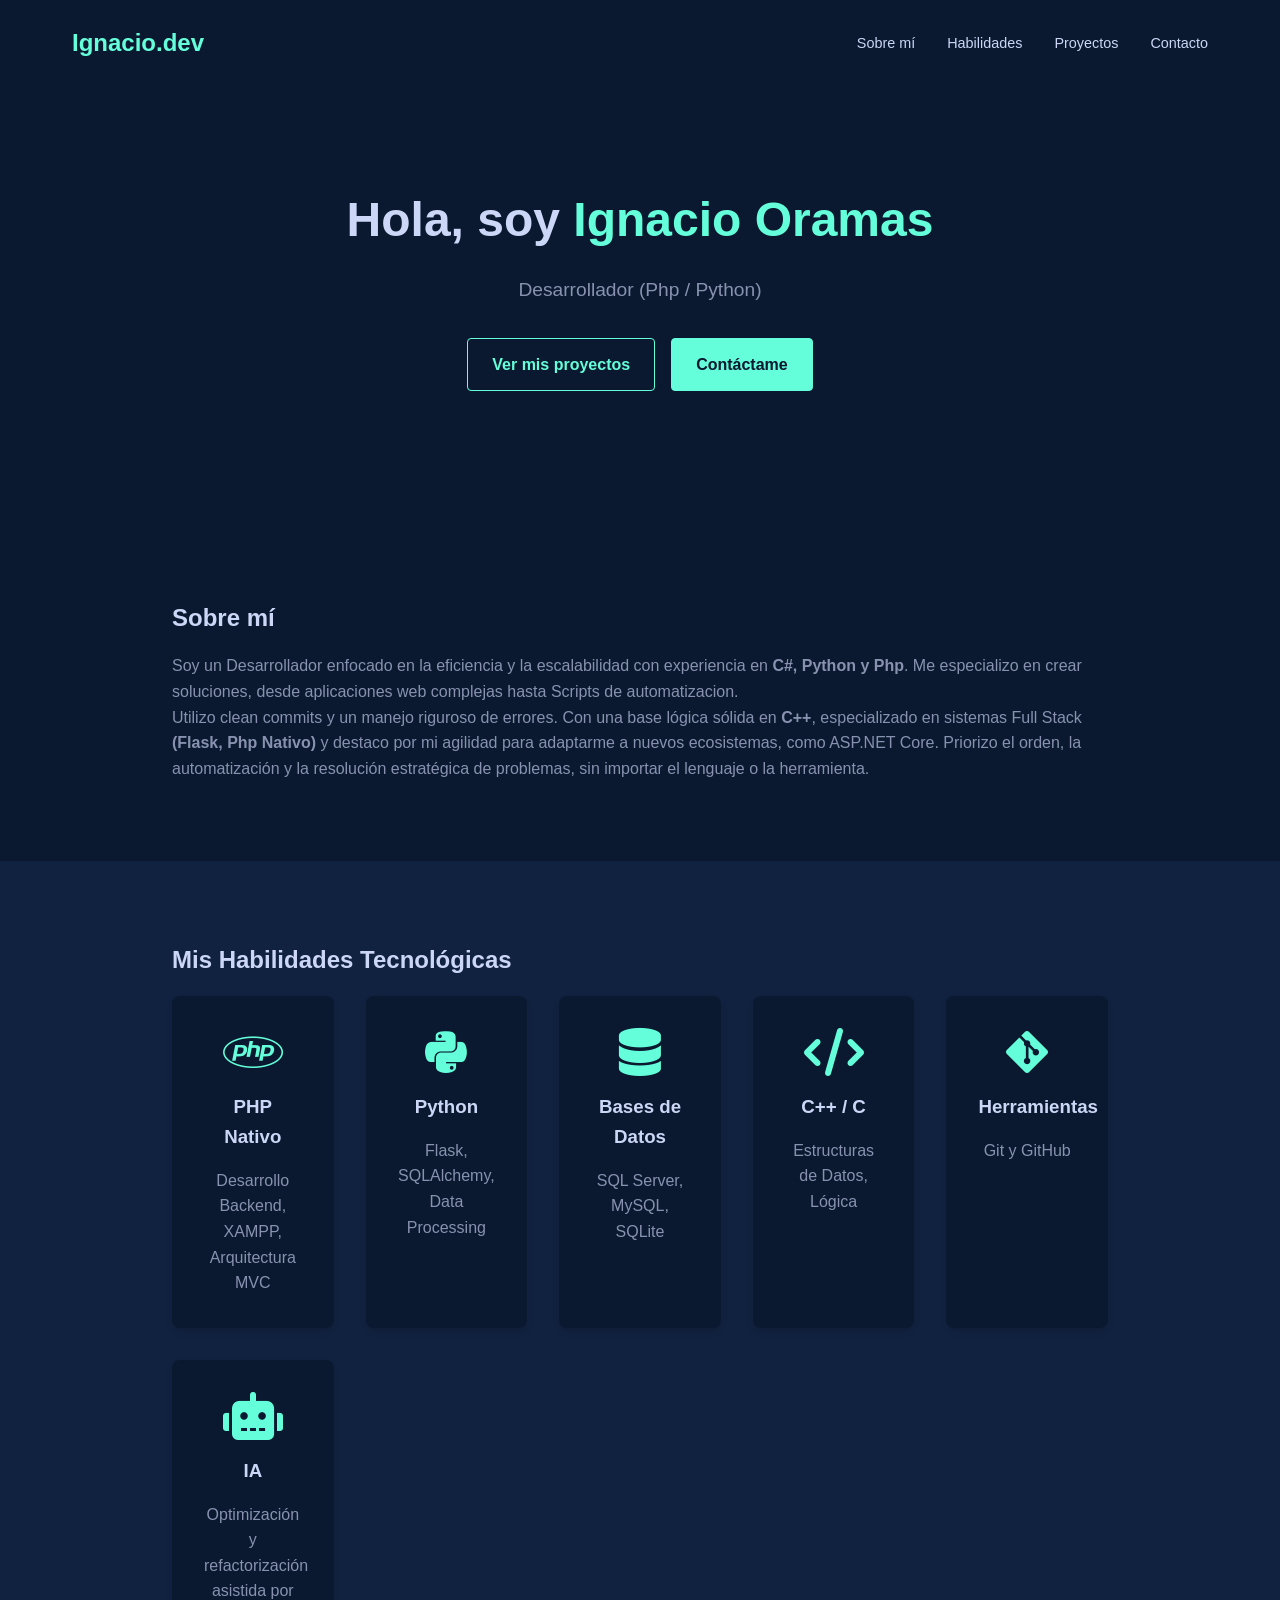
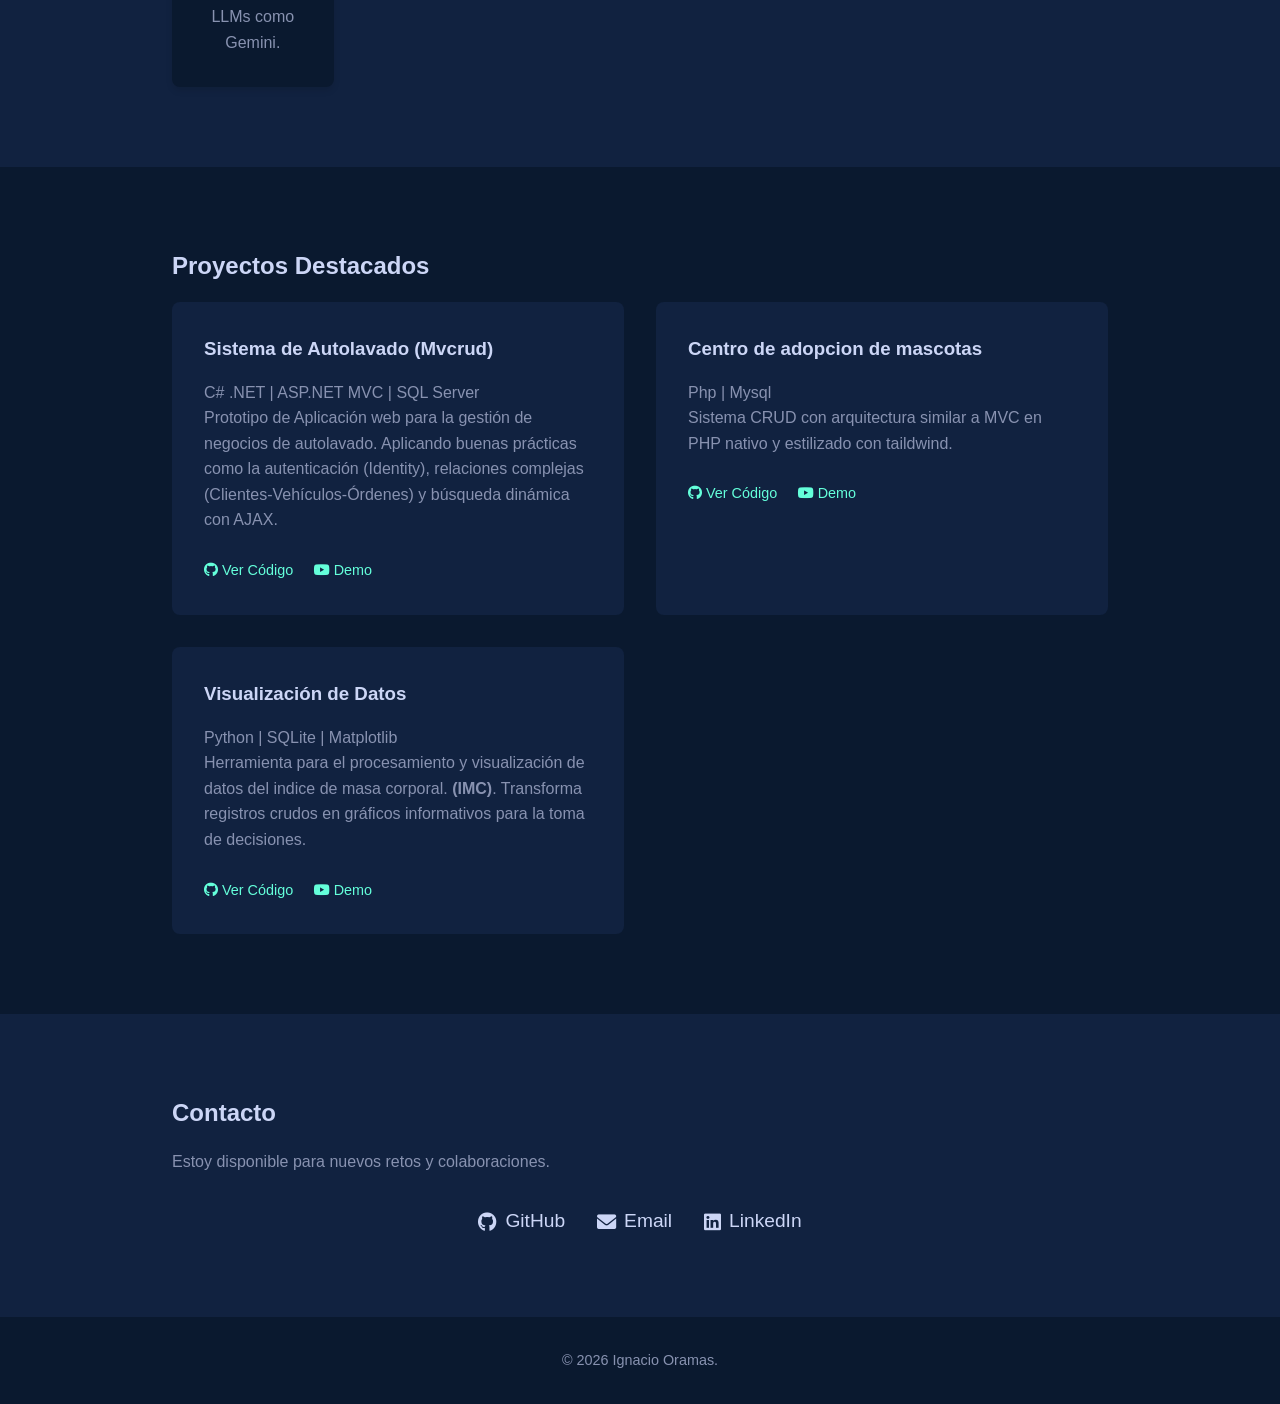
<file: index.html>
<!DOCTYPE html>
<html lang="es">

<head>
    <meta charset="UTF-8">
    <meta name="viewport" content="width=device-width, initial-scale=1.0">
    <title>Portafolio de Ignacio Oramas</title>
    <link rel="icon" type="image/png"
        href="https://github.com/Ignacio-Oramas/Ignacio-Oramas.github.io/blob/main/favicon.png?raw=true">
    <link rel="stylesheet" href="style.css">
    <link rel="stylesheet" href="https://cdnjs.cloudflare.com/ajax/libs/font-awesome/6.0.0/css/all.min.css">
</head>

<body>
    <header>
        <nav>
            <div class="logo">Ignacio.dev</div>
            <div class="menu-toggle" id="mobile-menu">
                <i class="fas fa-bars"></i>
            </div>
            <ul class="nav-links" id="nav-list">
                <li><a href="#about">Sobre mí</a></li>
                <li><a href="#skills">Habilidades</a></li>
                <li><a href="#projects">Proyectos</a></li>
                <li><a href="contactame.html">Contacto</a></li>
            </ul>
        </nav>
        <div class="hero">
            <h1>Hola, soy <span class="highlight">Ignacio Oramas</span></h1>
            <p class="subtitle">Desarrollador (Php / Python)</p>
            <div class="hero-btns">
                <a href="#projects" class="btn primary">Ver mis proyectos</a>
                <a href="contactame.html" class="btn secondary">Contáctame</a>
            </div>
        </div>
    </header>

    <section id="about" class="section">
        <div class="container">
            <h2>Sobre mí</h2>
            <div class="about-content">
                <p>
                    Soy un Desarrollador enfocado en la eficiencia y la escalabilidad con experiencia en <strong>C#,
                        Python y Php</strong>. Me especializo en crear soluciones, desde aplicaciones web complejas
                    hasta
                    Scripts de automatizacion.
                </p>
                <p>
                    Utilizo clean commits y un manejo riguroso de errores. Con una base lógica sólida en
                    <strong>C++</strong>,
                    especializado en sistemas Full Stack <strong>(Flask, Php Nativo)</strong> y destaco por mi agilidad
                    para adaptarme a nuevos ecosistemas, como ASP.NET Core. Priorizo el orden, la automatización y la
                    resolución estratégica de problemas, sin importar el lenguaje o la
                    herramienta.
                </p>
            </div>
        </div>
    </section>

    <section id="skills" class="section bg-alt">
        <div class="container">
            <h2>Mis Habilidades Tecnológicas</h2>
            <div class="skills-grid">
                <div class="skill-card">
                    <i class="fab fa-php"></i>
                    <h3>PHP Nativo</h3>
                    <p>Desarrollo Backend, XAMPP, Arquitectura MVC</p>
                </div>
                <div class="skill-card">
                    <i class="fab fa-python"></i>
                    <h3>Python</h3>
                    <p>Flask, SQLAlchemy, Data Processing</p>
                </div>
                <div class="skill-card">
                    <i class="fas fa-database"></i>
                    <h3>Bases de Datos</h3>
                    <p>SQL Server, MySQL, SQLite</p>
                </div>
                <div class="skill-card">
                    <i class="fas fa-code"></i>
                    <h3>C++ / C</h3>
                    <p>Estructuras de Datos, Lógica</p>
                </div>
                <div class="skill-card">
                    <i class="fab fa-git-alt"></i>
                    <h3>Herramientas</h3>
                    <p>Git y GitHub</p>
                </div>
                <div class="skill-card">
                    <i class="fas fa-robot"></i>
                    <h3>IA</h3>
                    <p>Optimización y refactorización asistida por LLMs como Gemini.</p>
                </div>
            </div>
        </div>
    </section>

    <section id="projects" class="section">
        <div class="container">
            <h2>Proyectos Destacados</h2>
            <div class="projects-grid">
                <!-- Proyecto 1: Autolavado -->
                <div class="project-card">
                    <div class="project-info">
                        <h3>Sistema de Autolavado (Mvcrud)</h3>
                        <p class="tech-tag">C# .NET | ASP.NET MVC | SQL Server</p>
                        <p>Prototipo de Aplicación web para la gestión de negocios de autolavado. Aplicando buenas
                            prácticas como la autenticación (Identity), relaciones complejas
                            (Clientes-Vehículos-Órdenes) y búsqueda dinámica con AJAX.</p>
                        <div class="project-links">
                            <a href="https://github.com/Ignacio-Oramas/Prototipo-Autolavado.Net10" target="_blank"
                                rel="noopener noreferrer" class="btn-link"><i class="fab fa-github"></i> Ver Código</a>
                            <a href="https://youtu.be/c7ZyuXTMEQQ" target="_blank" rel="noopener noreferrer"
                                class="btn-link"><i class="fab fa-youtube"></i> Demo</a>
                        </div>
                    </div>
                </div>

                <!-- Proyecto 2: refugio de animales -->
                <div class="project-card">
                    <div class="project-info">
                        <h3>Centro de adopcion de mascotas</h3>
                        <p class="tech-tag">Php | Mysql </p>
                        <p>Sistema CRUD con arquitectura similar a MVC en PHP nativo y estilizado con taildwind.</p>
                        <div class="project-links">
                            <a href="https://github.com/WilliamOramas/Crud-PHP-Centro-de-Adopcion" target="_blank"
                                rel="noopener noreferrer" class="btn-link"><i class="fab fa-github"></i> Ver Código</a>
                            <a href="https://youtu.be/GiI_Av-N01g" target="_blank" rel="noopener noreferrer"
                                class="btn-link"><i class="fab fa-youtube"></i> Demo</a>
                        </div>
                    </div>
                </div>

                <!-- Proyecto 3: Datos y Gráficos -->
                <div class="project-card">
                    <div class="project-info">
                        <h3>Visualización de Datos</h3>
                        <p class="tech-tag">Python | SQLite | Matplotlib</p>
                        <p>Herramienta para el procesamiento y visualización de datos del indice de masa corporal.
                            <strong>(IMC)</strong>.
                            Transforma registros crudos en gráficos informativos para la toma de decisiones.
                        </p>
                        <div class="project-links">
                            <a href="https://github.com/Ignacio-Oramas/IMC" target="_blank" rel="noopener noreferrer"
                                class="btn-link"><i class="fab fa-github"></i> Ver Código</a>
                            <a href="https://youtu.be/Lg6YlVN6fDI" target="_blank" rel="noopener noreferrer"
                                class="btn-link"><i class="fab fa-youtube"></i> Demo</a>
                        </div>
                    </div>
                </div>
            </div>
        </div>
    </section>

    <section id="contact" class="section bg-alt">
        <div class="container">
            <h2>Contacto</h2>
            <p>Estoy disponible para nuevos retos y colaboraciones.</p>
            <div class="social-links">
                <a href="https://github.com/Ignacio-Oramas" target="_blank" rel="noopener noreferrer"
                    class="social-btn"><i class="fab fa-github"></i> GitHub</a>
                <a href="contactame.html" target="_blank" rel="noopener noreferrer" class="social-btn"><i
                        class="fas fa-envelope"></i> Email</a>
                <a href="https://www.linkedin.com/in/ignacio-alfonso-oramas-flores-3366951a9" target="_blank"
                    rel="noopener noreferrer" class="social-btn"><i class="fab fa-linkedin"></i>
                    LinkedIn</a>
            </div>
        </div>
    </section>

    <footer>
        <div class="container">
            <p>&copy; 2026 Ignacio Oramas.</p>
        </div>
    </footer>

    <script>
        const menuToggle = document.getElementById('mobile-menu');
        const navList = document.getElementById('nav-list');

        menuToggle.addEventListener('click', () => {
            navList.classList.toggle('active');
        });

        // Cerrar menú al hacer clic en un enlace
        document.querySelectorAll('.nav-links a').forEach(link => {
            link.addEventListener('click', () => {
                navList.classList.remove('active');
            });
        });
    </script>
</body>

</html>
</file>
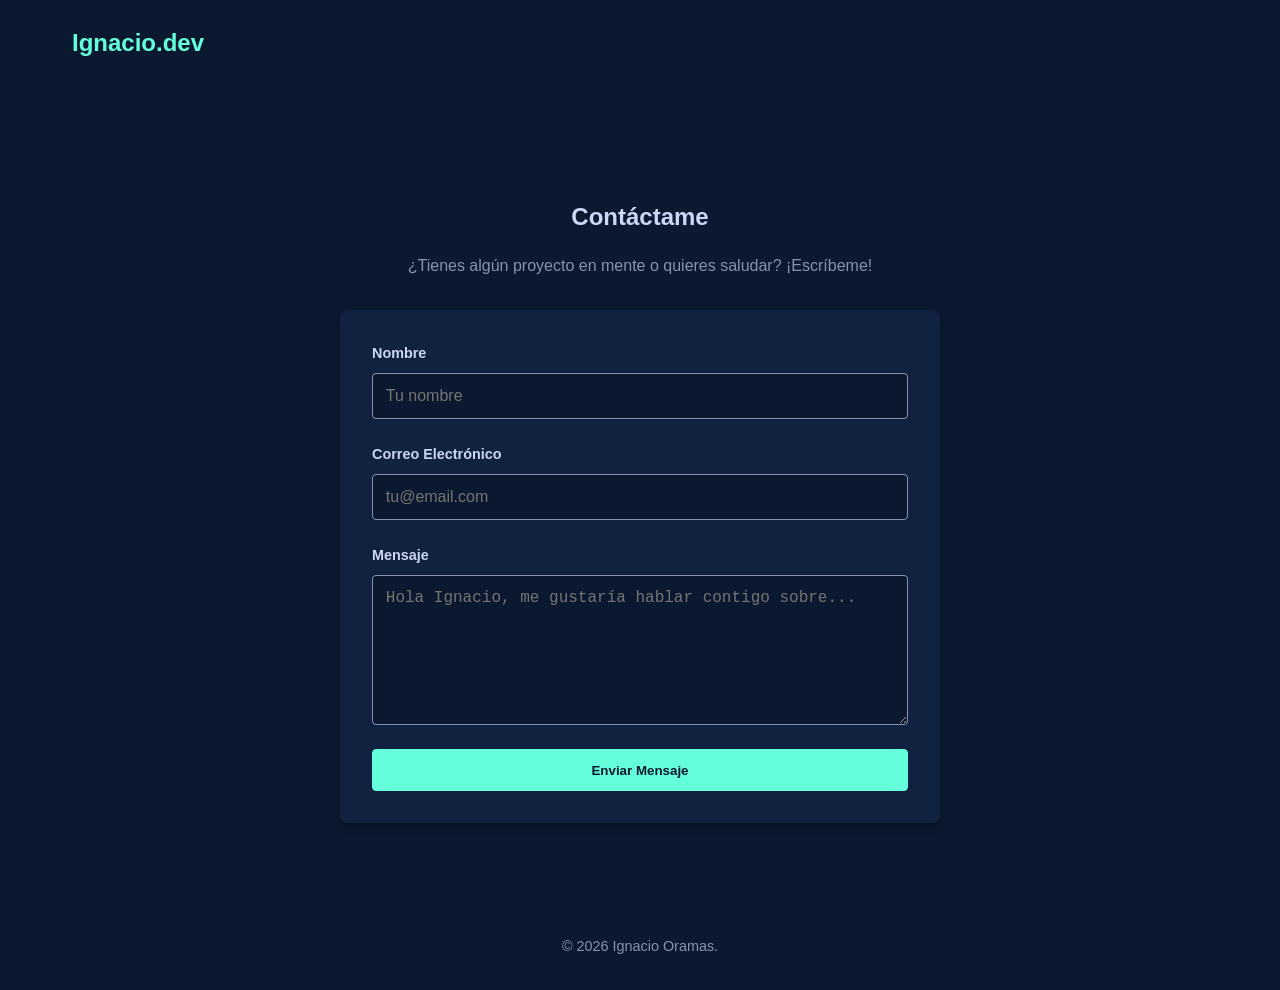
<file: contactame.html>
<!DOCTYPE html>
<html lang="es">

<head>
    <meta charset="UTF-8">
    <meta name="viewport" content="width=device-width, initial-scale=1.0">
    <title>Contacto - Ignacio Oramas</title>
    <link rel="icon" type="image/png"
        href="https://github.com/Ignacio-Oramas/Ignacio-Oramas.github.io/blob/main/favicon.png?raw=true">
    <link rel="stylesheet" href="style.css">
    <link rel="stylesheet" href="https://cdnjs.cloudflare.com/ajax/libs/font-awesome/6.0.0/css/all.min.css">
</head>

<body>
    <header>
        <nav>
            <div class="logo">Ignacio.dev</div>
        </nav>
    </header>

    <section class="section">
        <div class="container">
            <h2 style="text-align: center;">Contáctame</h2>
            <p style="text-align: center; margin-bottom: 2rem;">¿Tienes algún proyecto en mente o quieres saludar?
                ¡Escríbeme!</p>

            <form id="contactForm" class="contact-form"
                action="https://docs.google.com/forms/u/0/d/e/1FAIpQLSe1A3iS3sUjLvwM8HOGyoyh4AUB9ddKMivZ7ZdNTpvX_mVErQ/formResponse"
                method="POST" target="_self">
                <div class="form-group">
                    <label for="nombre">Nombre</label>
                    <input type="text" id="nombre" name="entry.37648321" placeholder="Tu nombre" required
                        autocomplete="off">
                </div>

                <div class="form-group">
                    <label for="correo">Correo Electrónico</label>
                    <input type="email" id="correo" name="entry.360979461" placeholder="tu@email.com" required>
                </div>

                <div class="form-group">
                    <label for="mensaje">Mensaje</label>
                    <textarea id="mensaje" name="entry.458470135" autocomplete="off"
                        placeholder="Hola Ignacio, me gustaría hablar contigo sobre..." required></textarea>
                </div>

                <button type="submit" class="btn secondary">Enviar Mensaje</button>
            </form>
        </div>
    </section>

    <div id="notification" class="notification">
        <i class="fas fa-check-circle"></i> ¡Mensaje enviado con éxito!
    </div>

    <footer>
        <div class="container">
            <p>&copy; 2026 Ignacio Oramas.</p>
        </div>
    </footer>

    <script>
        document.getElementById('contactForm').addEventListener('submit', function (e) {
            e.preventDefault();
            
            const form = e.target;
            const formData = new FormData(form);
            
            // Enviar datos a Google Forms usando fetch (modo no-cors para evitar problemas de redirección/CORS)
            fetch(form.action, {
                method: 'POST',
                body: formData,
                mode: 'no-cors'
            }).then(() => {
                // Mostrar notificación de éxito
                const notification = document.getElementById('notification');
                notification.classList.add('show');
                
                // Limpiar formulario
                form.reset();
                
                // Ocultar notificación después de 3 segundos
                setTimeout(() => {
                    notification.classList.remove('show');
                }, 3000);
            }).catch(error => {
                console.error('Error al enviar:', error);
                alert('Hubo un error al enviar el mensaje. Inténtalo de nuevo.');
            });
        });
    </script>
</body>

</html>
</file>
<file: style.css>
:root {
    --primary-color: #64ffda; /* Un verde menta/cian moderno */
    --bg-color: #0a192f;      /* Azul muy oscuro */
    --bg-alt: #112240;        /* Azul un poco menos oscuro para secciones alternas */
    --text-color: #8892b0;    /* Gris azulado para texto */
    --heading-color: #ccd6f6; /* Blanco grisáceo para títulos */
    --transition: all 0.3s ease;
}

* {
    margin: 0;
    padding: 0;
    box-sizing: border-box;
}

body {
    font-family: 'Segoe UI', Tahoma, Geneva, Verdana, sans-serif;
    background-color: var(--bg-color);
    color: var(--text-color);
    line-height: 1.6;
}

/* Estilos Generales */
h1, h2, h3 {
    color: var(--heading-color);
    margin-bottom: 1rem;
}

a {
    text-decoration: none;
    color: var(--primary-color);
    transition: var(--transition);
}

a:hover {
    opacity: 0.8;
}

ul {
    list-style: none;
}

.container {
    max-width: 1000px;
    margin: 0 auto;
    padding: 0 2rem;
}

.section {
    padding: 5rem 0;
}

.bg-alt {
    background-color: var(--bg-alt);
}

/* Header & Nav */
header {
    background-color: var(--bg-color);
    padding-bottom: 2rem;
}

nav {
    display: flex;
    justify-content: space-between;
    align-items: center;
    padding: 1.5rem 2rem;
    max-width: 1200px;
    margin: 0 auto;
}

.logo {
    font-size: 1.5rem;
    font-weight: bold;
    color: var(--primary-color);
}

.nav-links {
    display: flex;
    gap: 2rem;
}

.nav-links a {
    color: var(--heading-color);
    font-size: 0.9rem;
}

.nav-links a:hover {
    color: var(--primary-color);
}

/* Hero Section */
.hero {
    text-align: center;
    padding: 6rem 1rem;
}

.hero h1 {
    font-size: 3rem;
    margin-bottom: 1rem;
}

.hero .highlight {
    color: var(--primary-color);
}

.hero .subtitle {
    font-size: 1.2rem;
    max-width: 600px;
    margin: 0 auto 2rem;
}

.hero-btns {
    display: flex;
    justify-content: center;
    gap: 1rem;
}

.btn {
    padding: 0.8rem 1.5rem;
    border-radius: 4px;
    font-weight: bold;
    border: 1px solid var(--primary-color);
    cursor: pointer;
    transition: var(--transition);
}

.btn.primary {
    background-color: transparent;
    color: var(--primary-color);
}

.btn.primary:hover {
    background-color: rgba(100, 255, 218, 0.1);
}

.btn.secondary {
    background-color: var(--primary-color);
    color: var(--bg-color);
}

.btn.secondary:hover {
    background-color: #4cdbb9;
}

/* Skills Grid */
.skills-grid {
    display: grid;
    grid-template-columns: repeat(auto-fit, minmax(150px, 1fr));
    gap: 2rem;
    text-align: center;
}

.skill-card {
    background-color: var(--bg-color);
    padding: 2rem;
    border-radius: 8px;
    transition: var(--transition);
    box-shadow: 0 4px 6px rgba(0,0,0,0.1);
}

.skill-card:hover {
    transform: translateY(-5px);
}

.skill-card i {
    font-size: 3rem;
    color: var(--primary-color);
    margin-bottom: 1rem;
}

/* Projects Grid */
.projects-grid {
    display: grid;
    grid-template-columns: repeat(auto-fit, minmax(300px, 1fr));
    gap: 2rem;
}

.project-card {
    background-color: var(--bg-alt);
    border-radius: 8px;
    padding: 2rem;
    transition: var(--transition);
}

.project-card:hover {
    transform: translateY(-5px);
}

.project-links {
    margin-top: 1.5rem;
}

.btn-link {
    display: inline-block;
    margin-right: 1rem;
    font-size: 0.9rem;
}

/* Contact & Footer */
.social-links {
    margin-top: 2rem;
    display: flex;
    justify-content: center;
    gap: 2rem;
}

.social-btn {
    font-size: 1.2rem;
    color: var(--heading-color);
    display: flex;
    align-items: center;
    gap: 0.5rem;
}

.social-btn:hover {
    color: var(--primary-color);
}

footer {
    text-align: center;
    padding: 2rem;
    font-size: 0.9rem;
}

/* Mobile Responsive */
.menu-toggle {
    display: none;
    font-size: 1.5rem;
    color: var(--primary-color);
    cursor: pointer;
}

@media (max-width: 768px) {
    .menu-toggle {
        display: block;
    }

    .nav-links {
        display: none;
        flex-direction: column;
        position: absolute;
        top: 70px;
        right: 2rem;
        background-color: var(--bg-alt);
        width: 200px;
        padding: 1rem;
        border-radius: 8px;
        box-shadow: 0 10px 25px rgba(0,0,0,0.3);
        z-index: 1000;
    }

    .nav-links.active {
        display: flex;
    }

    .hero h1 {
        font-size: 2.2rem;
    }
    
    .section {
        padding: 3rem 0;
    }

    .hero-btns {
        flex-direction: column;
    }
}

/* Contact Form Styles */
.contact-form {
    max-width: 600px;
    margin: 2rem auto 0;
    display: flex;
    flex-direction: column;
    gap: 1.5rem;
    background-color: var(--bg-alt);
    padding: 2rem;
    border-radius: 8px;
    box-shadow: 0 4px 10px rgba(0,0,0,0.2);
}

.form-group {
    display: flex;
    flex-direction: column;
    gap: 0.5rem;
}

.form-group label {
    color: var(--heading-color);
    font-size: 0.9rem;
    font-weight: bold;
}

.form-group input, 
.form-group textarea {
    padding: 0.8rem;
    background-color: var(--bg-color);
    border: 1px solid var(--text-color);
    border-radius: 4px;
    color: var(--heading-color);
    font-size: 1rem;
    transition: var(--transition);
}

.form-group input:focus, 
.form-group textarea:focus {
    outline: none;
    border-color: var(--primary-color);
}

.form-group textarea {
    resize: vertical;
    min-height: 150px;
}

/* Notification Styles */
.notification {
    position: fixed;
    bottom: 2rem;
    right: 2rem;
    background-color: var(--primary-color);
    color: var(--bg-color);
    padding: 1rem 2rem;
    border-radius: 4px;
    font-weight: bold;
    box-shadow: 0 4px 12px rgba(0,0,0,0.3);
    transform: translateY(100px);
    opacity: 0;
    transition: all 0.5s cubic-bezier(0.175, 0.885, 0.32, 1.275);
    z-index: 1000;
}

.notification.show {
    transform: translateY(0);
    opacity: 1;
}
</file>
